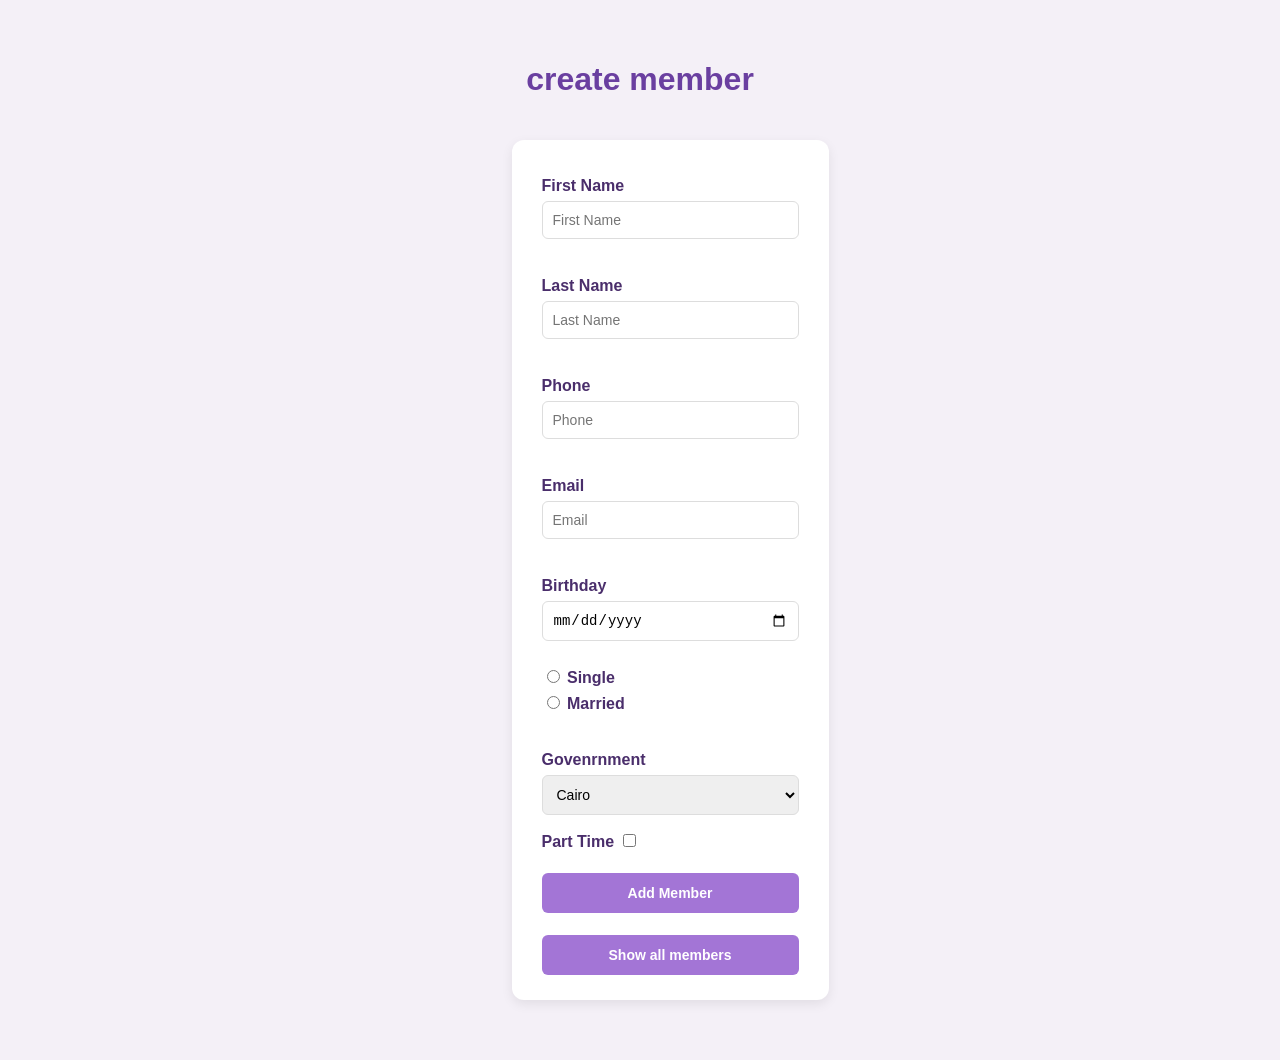
<file: index.html>
<!doctype html>
<html lang="ar" dir="ltr">
  <head>
    <meta charset="UTF-8" />
    <title>Member Management System</title>
    <link rel="stylesheet" href="CSS/style.css" />
  </head>
  <body>
    <div>
      <h1>create member</h1>
    </div>
    <div>
      <form id="form">
        <label for="firstNameInp">First Name</label>
        <input id="firstNameInp" type="text" name="" placeholder="First Name" />
        <span id="firstNameError"></span>

        <label for="lastNameInp">Last Name</label>
        <input id="lastNameInp" type="text" name="" placeholder="Last Name" />
        <span id="lastNameError"></span>

        <label for="phoneInp">Phone</label>
        <input id="phoneInp" type="tel" name="phone" placeholder="Phone" />
        <span id="phoneError"></span>

        <label for="emailInp">Email</label>
        <input id="emailInp" type="email" name="email" placeholder="Email" />
        <span id="emailError"></span>

        <label for="birthdayInp">Birthday</label>
        <input
          id="birthdayInp"
          type="date"
          name="birthday"
          placeholder="Birthday"
        />
        <span id="birthdayError"></span>

        <div class="radio-group">
          <input id="singlInp" type="radio" name="maritalStatus" />
          <label for="singlInp">Single</label>
        </div>
        <div class="radio-group">
          <input id="marriedInp" type="radio" name="maritalStatus" />
          <label for="marriedInp">Married</label>
        </div>
        <span id="maritalError"></span>

        <label for="govenrnmentInp">Govenrnment</label>
          <select id="govenrnmentInp">
            <option>Cairo</option>
            <option>Benisuef</option>
            <option>Alexandria</option>
          </select>
        

        <div style="margin-top:10px;">
          <label for="partTimeInp">Part Time</label>
          <input
            id="partTimeInp"
            type="checkbox"
            name="partTime"
            placeholder=""
          />
        </div>

        <button id="addMemberBtn" type="button">Add Member</button>
        <button id="showAllMembersBtn" type="button">Show all members</button>
      </form>
    </div>

    <script src="JS/storage.js"></script>
    <script src="JS/validation.js"></script>
    <script src="JS/create.js"></script>
  </body>
</html>
</file>
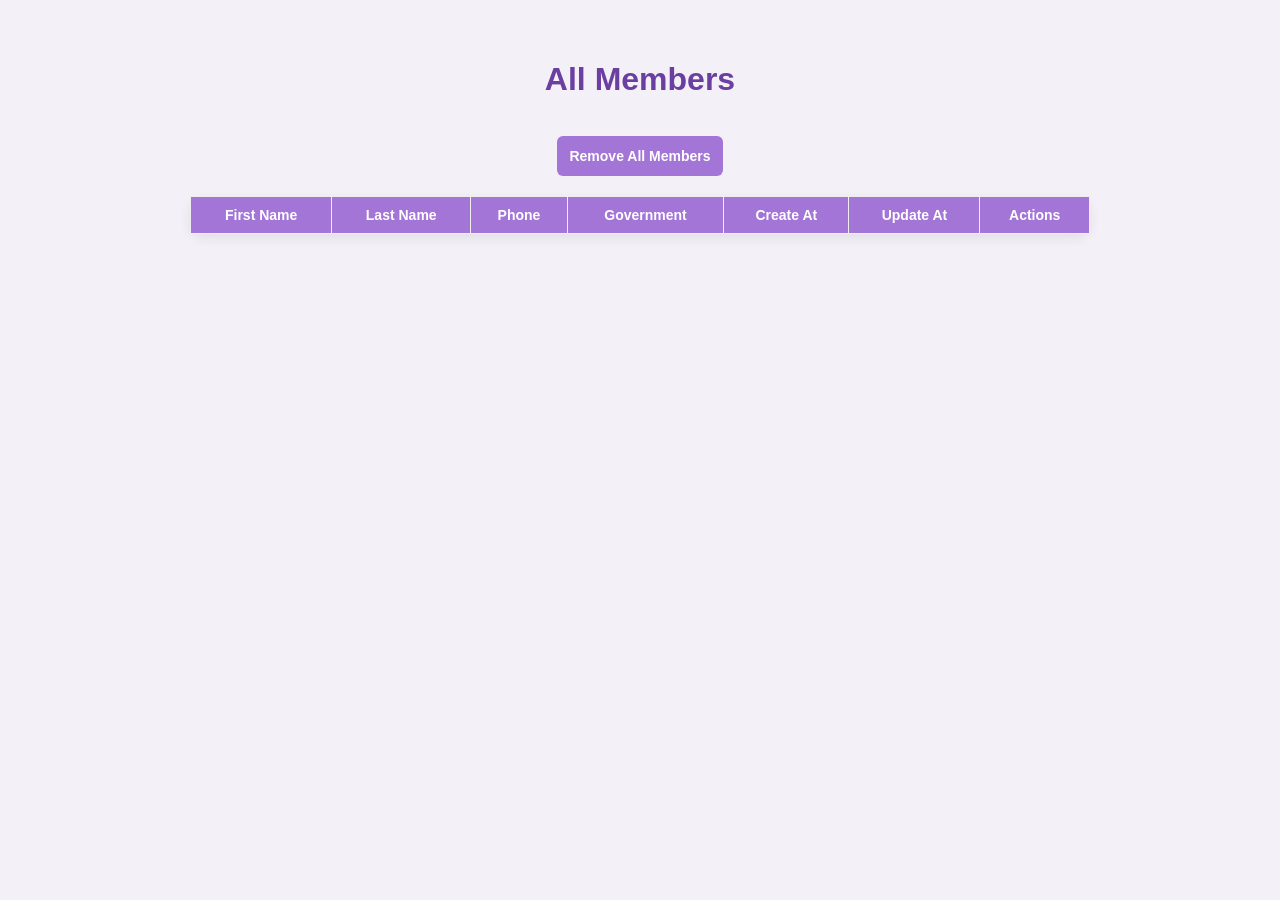
<file: member.html>
<!doctype html>
<html lang="ar" dir="ltr">
  <head>
    <meta charset="UTF-8" />
    <title>All Members</title>
    <link rel="stylesheet" href="CSS/style.css" />
  </head>
  <body>
	<h1>All Members</h1>
	<button type="button" id="RemoveMembersBtn">Remove All Members</button>
	<table>
		<thead>
			<tr>
				<th>First Name</th>
				<th>Last Name</th>
				<th>Phone</th>
				<th>Government</th>
				<th>Create At</th>
				<th>Update At</th>
				<th>Actions</th>
			</tr>
		</thead>
		<tbody id="tableBody">
			<!-- <tr>
				<td>Yara</td>
				<td>0112190</td>
				<td>Alex</td>
				<td>23/5</td>
				<td>23/7</td>
				<td></td>
			</tr> -->
		</tbody>
	</table>
	<div id="view"></div>
	<script src="JS/storage.js"></script>
	<script src="JS/members.js"></script>
  </body>
  </html>
</file>
<file: CSS/style.css>
body {
  font-family: Verdana, Geneva, Tahoma, sans-serif;
  background-color: #f4f0f7;
  color: #333;
  margin: 0;
  padding: 40px 20px;
  display: flex;
  flex-direction: column;
  align-items: center;
}
 
h1 {
  text-align: center;
  color: #6a3fa0;
}
 
form, table {
  background-color: #ffffff;
  max-width: 500px;
  width: 100%;
  margin: 20px auto;
  padding: 25px 30px;
  border-radius: 12px;
  box-shadow: 0 4px 12px rgba(0, 0, 0, 0.08);
  display: flex;
  flex-direction: column;
  gap: 6px;
}
 
label {
  font-weight: bold;
  margin-top: 12px;
  color: #4a2e6b;
}
 
input, select {
  padding: 10px;
  border: 1px solid #ddd;
  border-radius: 6px;
  font-size: 14px;
  outline: none;
}
 
input:focus, select:focus {
  border-color: #a375d6;
}
 
span {
  color: #d9455f;
  font-size: 12px;
  min-height: 14px;
}
 
button {
  padding: 12px;
  margin-top: 16px;
  cursor: pointer;
  border-radius: 6px;
  border: none;
  background-color: #a375d6;
  color: white;
  font-size: 14px;
  font-weight: bold;
}
 
button:hover {
  background-color: #8f5cc7;
}
 
table {
  width: 90%;
  max-width: 900px;
  border-collapse: collapse;
  display: table;
}
 
th, td {
  border: 1px solid #eee;
  padding: 10px;
  text-align: center;
  font-size: 14px;
}
 
th {
  background-color: #a375d6;
  color: white;
}
 
tr:nth-child(even) {
  background-color: #faf7fc;
}
</file>
